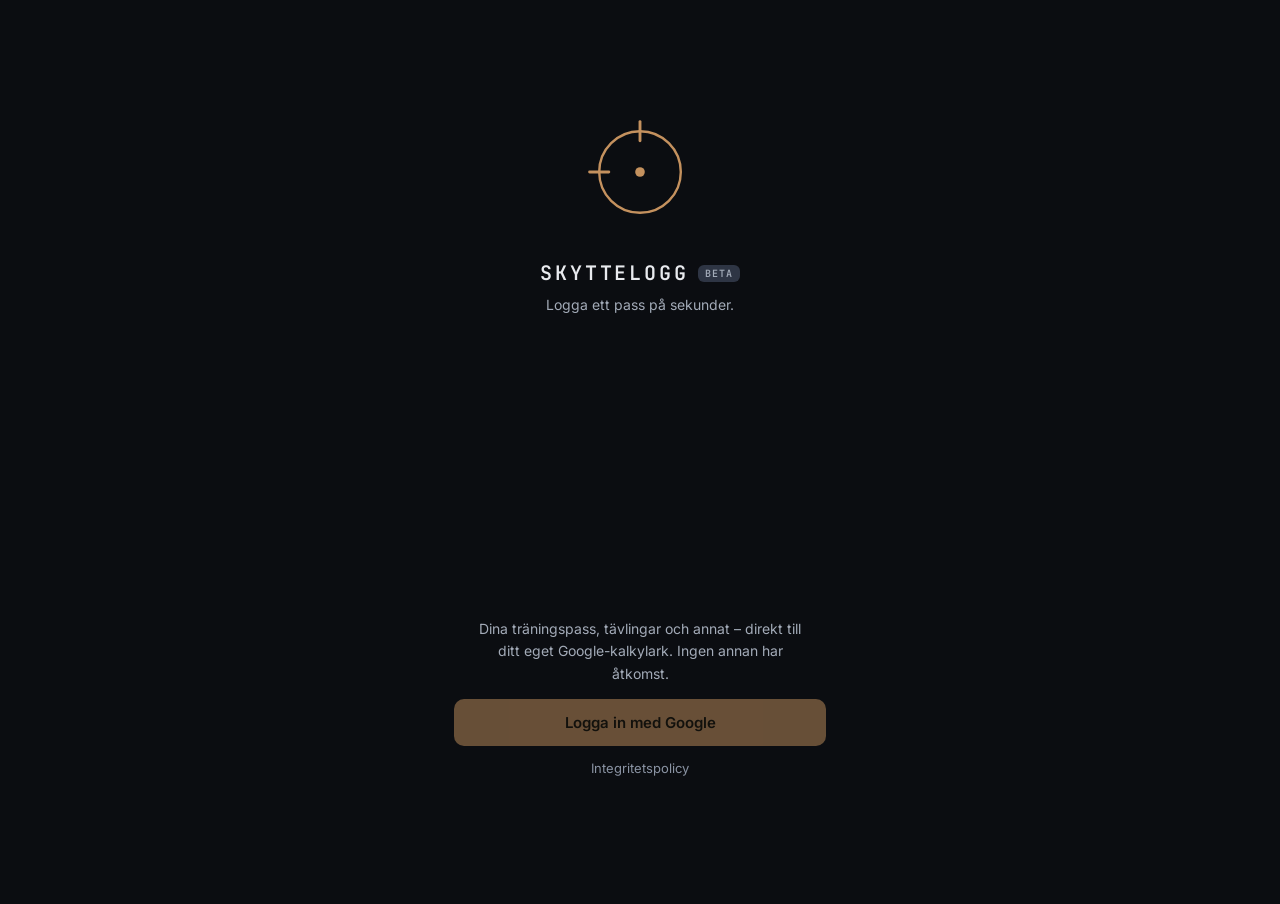
<file: index.html>
<!DOCTYPE html>
<html lang="sv">
<head>
<meta charset="UTF-8">
<meta name="viewport" content="width=device-width, initial-scale=1, viewport-fit=cover">
<meta name="theme-color" content="#0B0D11">
<title>Skyttelogg</title>
<link rel="manifest" href="manifest.json">
<link rel="icon" href="icons/icon-192.png">
<link rel="apple-touch-icon" href="icons/icon-192.png">
<link rel="preconnect" href="https://fonts.googleapis.com">
<link rel="preconnect" href="https://fonts.gstatic.com" crossorigin>
<link href="https://fonts.googleapis.com/css2?family=Inter:wght@400;500;600;700&family=JetBrains+Mono:wght@500;600&display=swap" rel="stylesheet">
<link rel="stylesheet" href="style.css">
</head>
<body>

  <div id="toast" class="toast"></div>

  <!-- Splash medan appen laddar med sparad inloggning -->
  <div id="splash" class="splash hidden" aria-live="polite">
    <div class="start-hero animate">
      <svg class="logo-mark" viewBox="0 0 100 100" fill="none" aria-hidden="true">
        <circle class="logo-ripple" cx="50" cy="50" r="10"></circle>
        <circle class="logo-ring" cx="50" cy="50" r="34" transform="rotate(-90 50 50)"></circle>
        <line class="logo-tick-top" x1="50" y1="8" x2="50" y2="24"></line>
        <line class="logo-tick-left" x1="8" y1="50" x2="24" y2="50"></line>
        <circle class="logo-hit" cx="50" cy="50" r="4"></circle>
      </svg>
      <div class="start-brand">
        <div class="start-name">
          <span class="start-wordmark">SKYTTELOGG</span>
          <span class="channel-tag start-tag hidden"></span>
        </div>
        <span class="start-tagline">Logga ett pass på sekunder.</span>
      </div>
    </div>
    <div class="splash-status">Hämtar dina pass<span class="dot1">·</span><span class="dot2">·</span><span class="dot3">·</span></div>
  </div>
  <button type="button" id="reauthBanner" class="reauth-banner hidden">Sessionen gick ut — tryck här för att logga in igen</button>

  <header class="topbar">
    <div class="topbar-inner">
      <div class="brand">
        <span class="brand-mark" aria-hidden="true"></span>
        <span class="brand-text">SKYTTELOGG</span>
        <span id="channelTag" class="channel-tag hidden"></span>
      </div>
    </div>
  </header>

  <main class="app-shell">

    <!-- Startsida: första gången eller när inloggningen gått ut -->
    <section id="signedOutView" class="start-screen hidden">
      <div class="start-hero">
        <svg class="logo-mark" viewBox="0 0 100 100" fill="none" aria-hidden="true">
          <circle class="logo-ripple" cx="50" cy="50" r="10"></circle>
          <circle class="logo-ring" cx="50" cy="50" r="34" transform="rotate(-90 50 50)"></circle>
          <line class="logo-tick-top" x1="50" y1="8" x2="50" y2="24"></line>
          <line class="logo-tick-left" x1="8" y1="50" x2="24" y2="50"></line>
          <circle class="logo-hit" cx="50" cy="50" r="4"></circle>
        </svg>
        <div class="start-brand">
          <div class="start-name">
            <span class="start-wordmark">SKYTTELOGG</span>
            <span class="channel-tag start-tag hidden"></span>
          </div>
          <span class="start-tagline">Logga ett pass på sekunder.</span>
        </div>
      </div>
      <div class="start-actions">
        <!-- Öppnad i en annan apps inbyggda webbläsare: där fungerar inte Googles inloggning -->
        <div id="inAppNotice" class="card inapp-card hidden">
          <p class="install-head"><svg class="install-icon" viewBox="0 0 24 24" aria-hidden="true"><path d="M14 4h6v6"></path><line x1="10" y1="14" x2="20" y2="4"></line><path d="M18 14v5a1 1 0 0 1-1 1H5a1 1 0 0 1-1-1V7a1 1 0 0 1 1-1h5"></path></svg><span id="inAppTitle">Öppna i webbläsaren</span></p>
          <p class="install-text">Sidan är öppnad inuti en annan app. Där tillåter inte Google inloggning, och appen går inte att lägga på hemskärmen.</p>
          <div id="inAppIosStep" class="install-step hidden">
            <svg class="install-icon" viewBox="0 0 24 24" aria-hidden="true"><circle cx="5" cy="12" r="1"></circle><circle cx="12" cy="12" r="1"></circle><circle cx="19" cy="12" r="1"></circle></svg>
            <span>Tryck på <strong>•••</strong> eller <strong>Dela</strong> och välj <strong>Öppna i Safari</strong></span>
          </div>
          <div class="install-actions">
            <button type="button" id="inAppCopyBtn" class="btn btn-secondary">Kopiera länk</button>
            <button type="button" id="inAppOpenBtn" class="btn btn-primary hidden">Öppna i Chrome</button>
          </div>
        </div>
        <p id="startIntro" class="start-intro">Dina träningspass, tävlingar och annat – direkt till ditt eget Google-kalkylark. Ingen annan har åtkomst.</p>
        <button id="signInBtn" class="btn btn-primary btn-wide start-btn" disabled>Logga in med Google</button>
        <p id="startHint" class="start-hint hidden">Google bekräftar att det är du. Du hålls inloggad en timme i taget.</p>
        <a id="startPrivacy" href="privacy.html" class="start-link">Integritetspolicy</a>
      </div>
    </section>

    <!-- Appvy -->
    <div id="appView" class="hidden">

      <!-- ===== Vy: Logga ===== -->
      <section id="viewLog" class="view">

        <!-- Installera som app: överst så att det syns utan att scrolla. Visas bara
             när det går och appen inte redan är installerad. -->
        <div id="installCard" class="card install-card hidden">
          <p class="install-head"><svg class="install-icon" viewBox="0 0 24 24" aria-hidden="true"><rect x="6" y="2" width="12" height="20" rx="2"></rect><line x1="11" y1="18" x2="13" y2="18"></line></svg><span id="installTitle">Installera Skyttelogg</span></p>
          <p id="installText" class="install-text"></p>
          <div id="installIosStep" class="install-step hidden">
            <svg class="install-icon" viewBox="0 0 24 24" aria-hidden="true"><path d="M8 10H6a1 1 0 0 0-1 1v9a1 1 0 0 0 1 1h12a1 1 0 0 0 1-1v-9a1 1 0 0 0-1-1h-2"></path><polyline points="8 6 12 2 16 6"></polyline><line x1="12" y1="2" x2="12" y2="15"></line></svg>
            <span>Tryck på <strong>•••</strong> och sedan <strong>Dela</strong> (eller direkt på <strong>Dela</strong>), scrolla ned och välj <strong>Lägg till på hemskärmen</strong></span>
          </div>
          <div class="install-actions">
            <button type="button" id="installLaterBtn" class="btn btn-secondary">Inte nu</button>
            <button type="button" id="installBtn" class="btn btn-primary hidden">Installera</button>
          </div>
        </div>

        <h2 class="section-title">Nytt pass</h2>
        <div class="card">
          <div class="date-chips" role="group" aria-label="Datum">
            <button type="button" id="dateTodayBtn" class="date-chip active">Idag</button>
            <button type="button" id="dateYesterdayBtn" class="date-chip">Igår</button>
            <button type="button" id="datePickBtn" class="date-chip">Välj datum</button>
            <input type="date" id="dateInput" class="date-input-hidden" tabindex="-1" aria-hidden="true">
          </div>

          <div class="mode-switch" role="tablist" aria-label="Typ av pass">
            <button type="button" class="mode-btn active" data-mode="training" role="tab" aria-selected="true">Träning</button>
            <button type="button" class="mode-btn" data-mode="competition" role="tab" aria-selected="false">Tävling</button>
            <button type="button" class="mode-btn" data-mode="other" role="tab" aria-selected="false">Annat</button>
          </div>

          <!-- Annan aktivitet -->
          <div id="otherActivityBlock" class="field-group field-group--last hidden">
            <label for="activityTypeInput">Aktivitet</label>
            <input type="text" id="activityTypeInput" class="input" placeholder="Vad gäller det? (t.ex. Funktionär, Städdag)">
          </div>
        </div>

        <!-- Vapenlista -->
        <div id="weaponBlock">
          <h2 class="section-title">Vapen</h2>
          <div id="weaponList" class="weapon-grid"></div>
        </div>

        <!-- Resultat och medalj: bara för Tävling, en post per valt vapen -->
        <div id="resultBlock" class="hidden">
          <h2 class="section-title">Resultat <span class="section-hint">· valfritt</span></h2>
          <div id="resultList" class="card result-card"></div>
        </div>

        <h2 class="section-title">Detaljer</h2>
        <div class="card">
          <div class="field-group">
            <label for="locationInput">Plats / Förening</label>
            <input type="text" id="locationInput" class="input" placeholder="Skjutbana">
          </div>
          <div class="field-group field-group--last">
            <label for="noteInput">Notering</label>
            <input type="text" id="noteInput" class="input" placeholder="Valfri notering">
          </div>
        </div>

        <div id="queueRow" class="queue-row hidden"></div>
        <button id="logBtn" class="btn btn-primary log-btn" disabled>Välj vapen för att logga</button>

        <!-- Senaste loggningar -->
        <div class="section-row section-row--spaced">
          <h2 class="section-title">Senaste</h2>
          <button id="refreshBtn" class="text-btn">Uppdatera</button>
        </div>
        <div id="recentList" class="card-list">
          <p class="muted small">Laddar...</p>
        </div>
      </section>

      <!-- ===== Vy: Kalender ===== -->
      <section id="viewCalendar" class="view hidden">
        <div class="card calendar-card">
          <div class="cal-head">
            <button type="button" id="calPrevBtn" class="round-btn" aria-label="Föregående månad">‹</button>
            <span id="calMonthLabel" class="cal-month"></span>
            <button type="button" id="calNextBtn" class="round-btn" aria-label="Nästa månad">›</button>
          </div>
          <div class="cal-grid cal-weekdays" aria-hidden="true">
            <span>MÅN</span><span>TIS</span><span>ONS</span><span>TOR</span><span>FRE</span><span>LÖR</span><span>SÖN</span>
          </div>
          <div id="calGrid" class="cal-grid"></div>
          <div class="cal-legend">
            <span><span class="dot dot--training"></span>Träning</span>
            <span><span class="dot dot--competition"></span>Tävling</span>
            <span><span class="dot dot--other"></span>Annat</span>
          </div>
        </div>

        <p id="calSummaryLabel" class="summary-label muted"></p>
        <div class="summary-grid">
          <div class="summary-box"><span id="calCountTraining" class="summary-num mono">–</span><span class="summary-cap">Träning</span></div>
          <div class="summary-box"><span id="calCountCompetition" class="summary-num summary-num--accent mono">–</span><span class="summary-cap">Tävling</span></div>
          <div class="summary-box"><span id="calCountOther" class="summary-num mono">–</span><span class="summary-cap">Annat</span></div>
        </div>

        <h2 id="calDayTitle" class="section-title section-title--spaced"></h2>
        <div id="calDayList" class="card-list"></div>
      </section>

      <!-- ===== Vy: Statistik ===== -->
      <section id="viewStats" class="view hidden">
        <div class="section-row">
          <h2 class="section-title">Översikt</h2>
          <span id="statsSince" class="section-meta"></span>
        </div>
        <div class="summary-grid">
          <div class="summary-box"><span id="statsPass" class="summary-num mono">–</span><span class="summary-cap">pass</span></div>
          <div class="summary-box"><span id="statsShots" class="summary-num mono">–</span><span class="summary-cap">skott</span></div>
          <div class="summary-box"><span id="statsComps" class="summary-num summary-num--accent mono">–</span><span class="summary-cap">tävlingar</span></div>
        </div>

        <div id="statsMedalBlock" class="hidden">
          <div class="section-row section-row--medals">
            <h2 class="section-title">Medaljer</h2>
            <span class="medal-legend" aria-hidden="true">
              <span><span class="medal-dot medal-dot--gold"></span>Guld</span>
              <span><span class="medal-dot medal-dot--silver"></span>Silver</span>
              <span><span class="medal-dot medal-dot--bronze"></span>Brons</span>
            </span>
          </div>
          <div id="statsMedalList" class="card medal-card"></div>
        </div>

        <h2 class="section-title section-title--spaced">Per vapen</h2>
        <div id="statsWeaponList" class="card-list">
          <p class="muted small">Laddar...</p>
        </div>
        <p class="stats-note muted">≈ = pass loggade i askar, omräknade med vapnets askstorlek (Meny → Vapen). Statistiken sparas även i fliken Statistik i ditt ark.</p>

        <h2 class="section-title section-title--spaced">Underlag</h2>
        <div class="card export-card">
          <div class="export-card-head">
            <svg class="export-card-icon" viewBox="0 0 24 24" aria-hidden="true"><path d="M14 3H6a2 2 0 0 0-2 2v14a2 2 0 0 0 2 2h12a2 2 0 0 0 2-2V9z"></path><polyline points="14 3 14 9 20 9"></polyline><line x1="8" y1="13" x2="16" y2="13"></line><line x1="8" y1="17" x2="13" y2="17"></line></svg>
            <div>
              <div class="export-card-title">Exportera till PDF</div>
              <p class="export-card-text">En sammanställning per vapen för vald period: antal pass, varav tävlingar och medaljer, och mängd ammunition, följd av alla loggade pass. Bra som underlag när föreningen ska intyga din skytteaktivitet.</p>
            </div>
          </div>
          <button type="button" id="statsExportBtn" class="btn btn-primary btn-wide">Skapa PDF</button>
        </div>
      </section>

      <!-- ===== Vy: Meny ===== -->
      <section id="viewMenu" class="view hidden">

        <h2 class="section-title">Min logg</h2>
        <div class="menu-group">
          <a id="menuSheetLink" href="#" target="_blank" rel="noopener" class="menu-row">
            <svg class="menu-icon" viewBox="0 0 24 24" aria-hidden="true"><rect x="3" y="3" width="18" height="18" rx="2"></rect><line x1="3" y1="9" x2="21" y2="9"></line><line x1="3" y1="15" x2="21" y2="15"></line><line x1="9" y1="9" x2="9" y2="21"></line></svg>
            <span class="menu-label">Öppna kalkylarket</span>
            <span class="menu-chev menu-chev--ext" aria-hidden="true">↗</span>
          </a>
        </div>

        <h2 class="section-title section-title--spaced">Inställningar</h2>
        <div class="menu-group">
          <button type="button" id="menuWeaponsBtn" class="menu-row">
            <svg class="menu-icon" viewBox="0 0 24 24" aria-hidden="true"><circle cx="12" cy="12" r="7"></circle><circle cx="12" cy="12" r="2"></circle><line x1="12" y1="2" x2="12" y2="5"></line><line x1="12" y1="19" x2="12" y2="22"></line></svg>
            <span class="menu-label">Vapen</span>
            <span id="menuWeaponsCount" class="menu-meta"></span>
            <span class="menu-chev" aria-hidden="true">›</span>
          </button>
          <button type="button" id="menuThemeBtn" class="menu-row">
            <svg class="menu-icon" viewBox="0 0 24 24" aria-hidden="true"><circle cx="12" cy="12" r="9"></circle><path d="M12 3a9 9 0 0 0 0 18z" class="menu-icon-fill"></path></svg>
            <span class="menu-label">Tema</span>
            <span class="menu-swatch" aria-hidden="true"></span>
            <span class="menu-chev" aria-hidden="true">›</span>
          </button>
          <button type="button" id="menuSheetBtn" class="menu-row">
            <svg class="menu-icon" viewBox="0 0 24 24" aria-hidden="true"><path d="M10 13a5 5 0 0 0 7.5.5l3-3a5 5 0 0 0-7-7l-1.7 1.7"></path><path d="M14 11a5 5 0 0 0-7.5-.5l-3 3a5 5 0 0 0 7 7l1.7-1.7"></path></svg>
            <span class="menu-label menu-label--stack">
              <span>Ark</span>
              <span id="menuSheetSub" class="menu-sub"></span>
            </span>
            <span class="menu-chev" aria-hidden="true">›</span>
          </button>
        </div>

        <h2 class="section-title section-title--spaced">Om appen</h2>
        <div class="menu-group">
          <button type="button" id="menuInstallBtn" class="menu-row hidden">
            <svg class="menu-icon menu-icon--accent" viewBox="0 0 24 24" aria-hidden="true"><rect x="6" y="2" width="12" height="20" rx="2"></rect><line x1="11" y1="18" x2="13" y2="18"></line></svg>
            <span class="menu-label menu-label--stack">
              <span>Installera som app</span>
              <span class="menu-sub">Lägg till på hemskärmen</span>
            </span>
            <span class="menu-chev" aria-hidden="true">›</span>
          </button>
          <button type="button" id="menuNewsBtn" class="menu-row">
            <svg class="menu-icon" viewBox="0 0 24 24" aria-hidden="true"><path d="M12 3l1.8 4.7L18.5 9.5l-4.7 1.8L12 16l-1.8-4.7L5.5 9.5l4.7-1.8z"></path><path d="M19 15l.8 2.2L22 18l-2.2.8L19 21l-.8-2.2L16 18l2.2-.8z"></path></svg>
            <span class="menu-label">Nyheter</span>
            <span id="menuNewsBadge" class="menu-new hidden">NY</span>
            <span class="menu-chev" aria-hidden="true">›</span>
          </button>
          <a id="menuBugLink" href="#" target="_blank" rel="noopener" class="menu-row hidden">
            <svg class="menu-icon" viewBox="0 0 24 24" aria-hidden="true"><path d="M8 2l1.5 2.5M16 2l-1.5 2.5"></path><rect x="7" y="5" width="10" height="15" rx="5"></rect><line x1="12" y1="10" x2="12" y2="20"></line><path d="M3 9l4 2M21 9l-4 2M3 15h4M21 15h-4M4 20l3-2M20 20l-3-2"></path></svg>
            <span class="menu-label">Rapportera bugg</span>
            <span class="menu-chev menu-chev--ext" aria-hidden="true">↗</span>
          </a>
          <a id="menuIdeaLink" href="#" target="_blank" rel="noopener" class="menu-row hidden">
            <svg class="menu-icon" viewBox="0 0 24 24" aria-hidden="true"><path d="M9 18h6M10 21h4"></path><path d="M12 3a6 6 0 0 0-3.5 10.9c.6.5 1 1.2 1 2.1h5c0-.9.4-1.6 1-2.1A6 6 0 0 0 12 3z"></path></svg>
            <span class="menu-label">Föreslå en idé</span>
            <span class="menu-chev menu-chev--ext" aria-hidden="true">↗</span>
          </a>
          <button type="button" id="menuCoffeeBtn" class="menu-row">
            <svg class="menu-icon" viewBox="0 0 24 24" aria-hidden="true"><path d="M17 8h1a4 4 0 0 1 0 8h-1"></path><path d="M3 8h14v9a4 4 0 0 1-4 4H7a4 4 0 0 1-4-4z"></path><line x1="7" y1="2" x2="7" y2="4"></line><line x1="11" y1="2" x2="11" y2="4"></line></svg>
            <span class="menu-label">Bjud på en kaffe</span>
            <span class="menu-chev" aria-hidden="true">›</span>
          </button>
          <a href="privacy.html" class="menu-row">
            <svg class="menu-icon" viewBox="0 0 24 24" aria-hidden="true"><path d="M12 22s8-4 8-10V5l-8-3-8 3v7c0 6 8 10 8 10z"></path></svg>
            <span class="menu-label">Integritetspolicy</span>
            <span class="menu-chev" aria-hidden="true">›</span>
          </a>
        </div>

        <div class="menu-group menu-group--spaced">
          <button type="button" id="menuSignOutBtn" class="menu-row menu-row--danger">
            <svg class="menu-icon" viewBox="0 0 24 24" aria-hidden="true"><path d="M18.36 6.64a9 9 0 1 1-12.73 0"></path><line x1="12" y1="2" x2="12" y2="12"></line></svg>
            <span class="menu-label">Logga ut</span>
          </button>
        </div>

        <p class="menu-footer muted small">
          Skyttelogg <button type="button" id="appVersion" class="version-btn mono" title="Tryck för att kopiera versionen"></button> — byggd av
          <a href="https://github.com/cuteroadkill" target="_blank" rel="noopener">cuteroadkill</a>
          ·
          <a href="https://github.com/cuteroadkill/skyttelogg" target="_blank" rel="noopener">källkod</a>
        </p>
      </section>
    </div>

    <!-- Redigera pass -->
    <div id="editOverlay" class="overlay hidden">
      <div class="overlay-panel">
        <h2>Redigera pass</h2>

        <div class="field-group">
          <label for="editDateInput">Datum</label>
          <div class="date-wrap">
            <button type="button" id="editDateDisplay" class="input mono date-display"></button>
            <input type="date" id="editDateInput" class="date-input-hidden" tabindex="-1" aria-hidden="true">
          </div>
        </div>
        <div class="field-group">
          <label for="editActivity">Aktivitet</label>
          <input type="text" id="editActivity" class="input">
        </div>
        <div class="field-group">
          <label for="editWeapon">Vapengrupp/Typ</label>
          <input type="text" id="editWeapon" class="input">
        </div>
        <div class="field-group">
          <label for="editLocation">Plats / Förening</label>
          <input type="text" id="editLocation" class="input">
        </div>
        <div class="field-group">
          <label for="editAmount">Antal skott</label>
          <input type="text" id="editAmount" class="input">
        </div>
        <div class="field-group">
          <label for="editNote">Notering</label>
          <input type="text" id="editNote" class="input">
        </div>
        <!-- Visas bara när aktiviteten är Tävling -->
        <div id="editResultBlock" class="hidden">
          <div class="field-group">
            <label for="editResult">Resultat</label>
            <input type="text" id="editResult" class="input" maxlength="60" placeholder="Poäng eller placering">
          </div>
          <div class="field-group">
            <span class="field-label">Medalj</span>
            <div id="editMedalSlot"></div>
          </div>
        </div>

        <div class="overlay-actions">
          <button id="editDeleteBtn" class="btn btn-danger">Radera</button>
          <button id="editCancelBtn" class="btn btn-secondary">Avbryt</button>
          <button id="editSaveBtn" class="btn btn-primary">Spara</button>
        </div>
      </div>
    </div>

    <!-- Exportera PDF -->
    <div id="exportOverlay" class="overlay hidden">
      <div class="overlay-panel">
        <h2>Exportera till PDF</h2>

        <div id="exportForm">
        <div class="field-group">
          <label for="exportFromInput">Från</label>
          <div class="date-wrap">
            <button type="button" id="exportFromDisplay" class="input mono date-display"></button>
            <input type="date" id="exportFromInput" class="date-input-hidden" tabindex="-1" aria-hidden="true">
          </div>
        </div>
        <div class="field-group">
          <label for="exportToInput">Till</label>
          <div class="date-wrap">
            <button type="button" id="exportToDisplay" class="input mono date-display"></button>
            <input type="date" id="exportToInput" class="date-input-hidden" tabindex="-1" aria-hidden="true">
          </div>
        </div>

        <div class="overlay-actions">
          <button id="exportCancelBtn" class="btn btn-secondary">Avbryt</button>
          <button id="exportGenerateBtn" class="btn btn-primary">Skapa PDF</button>
        </div>
        </div>

        <div id="exportDone" class="hidden">
          <div class="field-group">
            <label>Period</label>
            <div id="exportDonePeriod" class="input mono"></div>
          </div>
          <div class="file-card">
            <svg class="file-card-icon" viewBox="0 0 24 24" aria-hidden="true"><path d="M14 3H6a2 2 0 0 0-2 2v14a2 2 0 0 0 2 2h12a2 2 0 0 0 2-2V9z"></path><polyline points="14 3 14 9 20 9"></polyline></svg>
            <span class="file-card-body">
              <span class="file-card-title">PDF klar</span>
              <span id="exportFileName" class="file-card-name"></span>
            </span>
          </div>
          <div class="export-done-actions">
            <button type="button" id="exportShareBtn" class="btn btn-primary">Dela</button>
            <button type="button" id="exportSaveBtn" class="btn btn-secondary">Spara</button>
          </div>
          <p id="exportShareHint" class="muted small hidden" style="margin: 10px 2px 0;">Den här webbläsaren kan inte dela filer direkt. Spara PDF:en och skicka den därifrån.</p>
          <div class="overlay-actions">
            <button type="button" id="exportDoneCloseBtn" class="btn btn-secondary">Stäng</button>
          </div>
        </div>
      </div>
    </div>

    <!-- Vapen -->
    <div id="weaponsOverlay" class="overlay hidden">
      <div class="overlay-panel">
        <h2>Vapen</h2>
        <p class="muted small sheet-intro">Dessa syns som val när du loggar ett pass. Stjärnmärkta hamnar överst. Dolda (överstruket öga) syns inte när du loggar, men finns kvar i statistiken.</p>

        <div id="weaponsManageList" class="weapons-manage-list"></div>

        <div class="add-weapon-row">
          <input type="text" id="newWeaponInput" class="input" placeholder="Nytt vapen, t.ex. Vapengrupp B (7.62)">
          <button id="addWeaponBtn" class="btn btn-primary add-weapon-btn">Lägg till</button>
        </div>

        <div class="overlay-actions">
          <button id="weaponsCloseBtn" class="btn btn-secondary">Stäng</button>
        </div>
      </div>
    </div>

    <!-- Tema -->
    <div id="themeOverlay" class="overlay hidden">
      <div class="overlay-panel">
        <h2>Tema</h2>
        <p class="muted small sheet-intro">Accentfärgen sparas på den här enheten.</p>
        <div id="themeSwatches" class="theme-swatches"></div>
        <div class="overlay-actions">
          <button id="themeCloseBtn" class="btn btn-secondary">Stäng</button>
        </div>
      </div>
    </div>

    <!-- Ark -->
    <div id="sheetOverlay" class="overlay hidden">
      <div class="overlay-panel">
        <h2>Ark</h2>

        <div id="sheetProblemBox" class="problem-box hidden">
          Appen kommer inte åt arket just nu. Välj ditt ark igen via Google Drive nedan.
        </div>

        <div class="current-sheet">
          <span class="current-sheet-label">Kopplad till</span>
          <span id="currentSheetName" class="current-sheet-name">–</span>
        </div>

        <p class="muted small sheet-intro">Ny telefon eller webbläsare? Välj ditt befintliga ark så följer historiken med.</p>
        <button type="button" id="sheetPickerBtn" class="btn btn-primary btn-wide">📁 Välj ark i Google Drive</button>

        <details id="sheetManualDetails" class="manual-details">
          <summary>Har du arkets länk istället?</summary>
          <p class="muted small">Fungerar för ark som appen skapat, eller som du valt via Google Drive tidigare. Annars — använd knappen ovan.</p>
          <div class="add-weapon-row">
            <input type="text" id="reconnectSheetInput" class="input" placeholder="Länk eller ID">
            <button type="button" id="reconnectSheetBtn" class="btn btn-secondary add-weapon-btn">Koppla</button>
          </div>
        </details>

        <div class="overlay-actions">
          <button id="sheetCloseBtn" class="btn btn-secondary">Stäng</button>
        </div>
      </div>
    </div>

    <!-- Koppla ark (visas när enheten inte vet vilket ark som gäller) -->
    <div id="sheetSetupOverlay" class="overlay hidden">
      <div class="overlay-panel">
        <h2>Koppla ditt kalkylark</h2>
        <p id="sheetSetupMsg" class="muted small sheet-intro"></p>

        <button type="button" id="setupPickerBtn" class="btn btn-primary btn-wide setup-btn">📁 Välj befintligt i Google Drive</button>
        <button type="button" id="setupCreateBtn" class="btn btn-secondary btn-wide setup-btn">Skapa nytt ark</button>

        <details id="setupManualDetails" class="manual-details">
          <summary>Har du arkets länk istället?</summary>
          <p class="muted small">Fungerar för ark som appen skapat, eller som du valt via Google Drive tidigare. Annars — använd knappen ovan.</p>
          <div class="add-weapon-row">
            <input type="text" id="setupSheetInput" class="input" placeholder="Länk eller ID">
            <button type="button" id="setupSheetBtn" class="btn btn-secondary add-weapon-btn">Koppla</button>
          </div>
        </details>

        <div class="overlay-actions">
          <button type="button" id="setupSignOutBtn" class="btn btn-secondary">Logga ut</button>
        </div>
      </div>
    </div>

    <!-- Nyheter -->
    <div id="newsOverlay" class="overlay hidden">
      <div class="overlay-panel">
        <h2>Nyheter</h2>
        <div id="newsContent" class="news-content">
          <p class="muted small">Laddar...</p>
        </div>
        <div class="overlay-actions">
          <button type="button" id="newsCloseBtn" class="btn btn-secondary">Stäng</button>
        </div>
      </div>
    </div>

    <!-- Lägg på hemskärmen (iOS) -->
    <div id="installOverlay" class="overlay hidden">
      <div class="overlay-panel">
        <h2>Lägg på hemskärmen</h2>
        <p class="muted small sheet-intro">
          Då startar Skyttelogg som en egen app med egen ikon, och appens inställningar ligger kvar även om du inte loggar på ett tag.
        </p>
        <div class="install-step">
            <svg class="install-icon" viewBox="0 0 24 24" aria-hidden="true"><path d="M8 10H6a1 1 0 0 0-1 1v9a1 1 0 0 0 1 1h12a1 1 0 0 0 1-1v-9a1 1 0 0 0-1-1h-2"></path><polyline points="8 6 12 2 16 6"></polyline><line x1="12" y1="2" x2="12" y2="15"></line></svg>
            <span>Tryck på <strong>•••</strong> och sedan <strong>Dela</strong> (eller direkt på <strong>Dela</strong>), scrolla ned och välj <strong>Lägg till på hemskärmen</strong></span>
          </div>
        <div class="overlay-actions">
          <button type="button" id="installCloseBtn" class="btn btn-secondary">Stäng</button>
        </div>
      </div>
    </div>

    <!-- Bjud mig på en kaffe -->
    <div id="coffeeOverlay" class="overlay hidden">
      <div class="overlay-panel" style="text-align:center;">
        <h2>☕ Bjud mig på en kaffe</h2>
        <p class="muted small sheet-intro">
          Appen är gratis att använda — men gillar du den, är en kaffe alltid uppskattat.
        </p>

        <button type="button" id="swishPayBtn" class="btn btn-primary btn-wide" style="margin-bottom: 14px;">Öppna Swish</button>

        <p class="muted small" style="margin-bottom: 6px;">Öppnas inte Swish automatiskt? Kopiera numret:</p>
        <div class="add-weapon-row" style="justify-content:center;">
          <span id="swishNumberDisplay" class="input mono" style="text-align:center; flex:0 0 auto; width:auto; padding-left:20px; padding-right:20px;">...</span>
          <button type="button" id="copySwishBtn" class="btn btn-secondary add-weapon-btn">Kopiera</button>
        </div>

        <div class="overlay-actions" style="margin-top:20px;">
          <button id="coffeeCloseBtn" class="btn btn-secondary">Stäng</button>
        </div>
      </div>
    </div>

  </main>

  <!-- Bottenmeny -->
  <nav id="bottomNav" class="bottom-nav hidden" aria-label="Huvudmeny">
    <button type="button" class="nav-btn active" data-view="log" aria-current="page">
      <svg viewBox="0 0 24 24" aria-hidden="true"><circle cx="12" cy="12" r="7"></circle><line x1="12" y1="2" x2="12" y2="6"></line><line x1="12" y1="18" x2="12" y2="22"></line><line x1="2" y1="12" x2="6" y2="12"></line><line x1="18" y1="12" x2="22" y2="12"></line></svg>
      <span>Logga</span>
    </button>
    <button type="button" class="nav-btn" data-view="calendar">
      <svg viewBox="0 0 24 24" aria-hidden="true"><rect x="3" y="5" width="18" height="16" rx="2"></rect><line x1="3" y1="10" x2="21" y2="10"></line><line x1="8" y1="3" x2="8" y2="7"></line><line x1="16" y1="3" x2="16" y2="7"></line></svg>
      <span>Kalender</span>
    </button>
    <button type="button" class="nav-btn" data-view="stats">
      <svg viewBox="0 0 24 24" aria-hidden="true"><line x1="6" y1="20" x2="6" y2="12"></line><line x1="12" y1="20" x2="12" y2="4"></line><line x1="18" y1="20" x2="18" y2="9"></line></svg>
      <span>Statistik</span>
    </button>
    <button type="button" class="nav-btn" data-view="menu">
      <svg viewBox="0 0 24 24" aria-hidden="true"><line x1="4" y1="7" x2="20" y2="7"></line><line x1="4" y1="12" x2="20" y2="12"></line><line x1="4" y1="17" x2="20" y2="17"></line></svg>
      <span>Meny</span>
      <span id="menuAlertDot" class="nav-alert hidden" aria-label="Något behöver åtgärdas"></span>
    </button>
  </nav>

  <!-- GoatCounter: anonym räkning, se privacy.html -->
  <script data-goatcounter="https://cuteroadkill.goatcounter.com/count" async src="//gc.zgo.at/count.js"></script>
  <script src="https://accounts.google.com/gsi/client" async defer></script>
  <script src="config.js"></script>
  <script src="app.js"></script>
  <script>
    if ("serviceWorker" in navigator) {
      window.addEventListener("load", () => {
        // Versionen i adressen ger en ny service worker och ny cache per version.
        navigator.serviceWorker.register("sw.js?v=" + encodeURIComponent(APP_VERSION)).catch(() => {});
      });
    }
  </script>
</body>
</html>
</file>
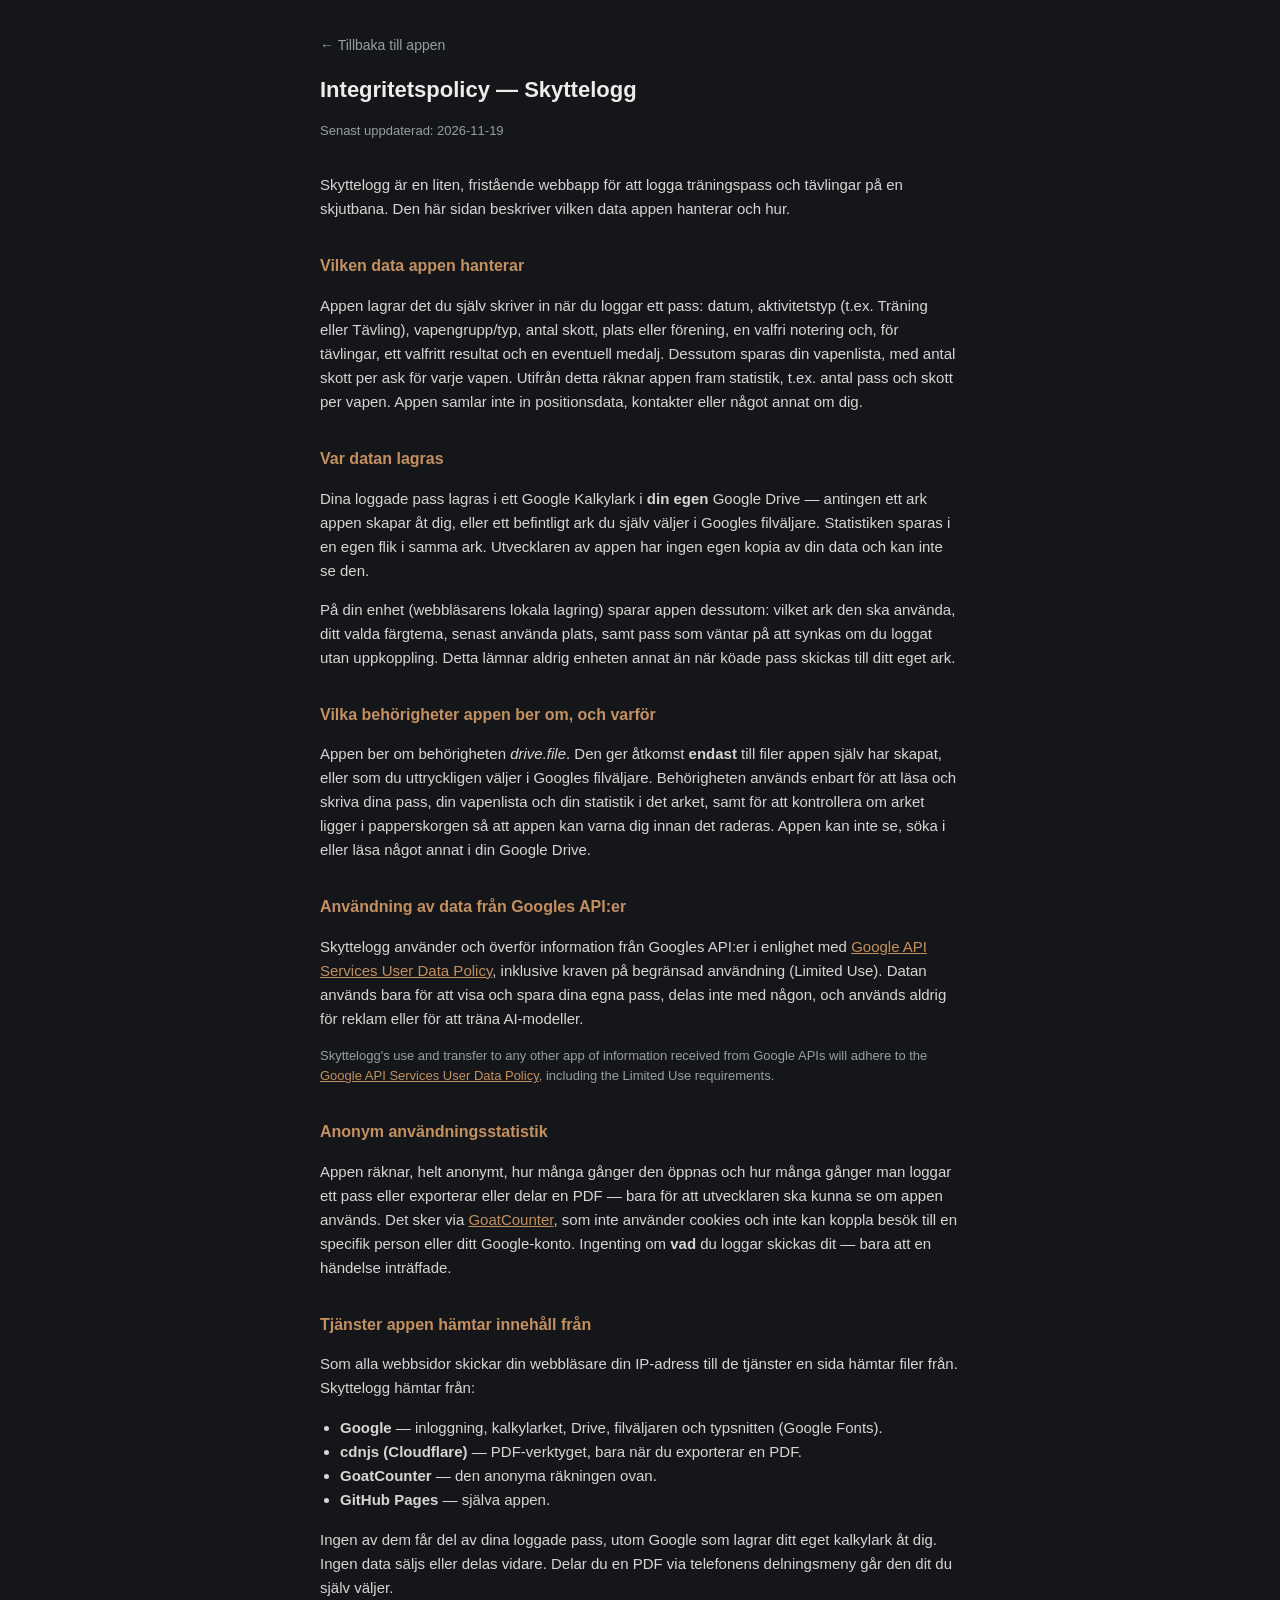
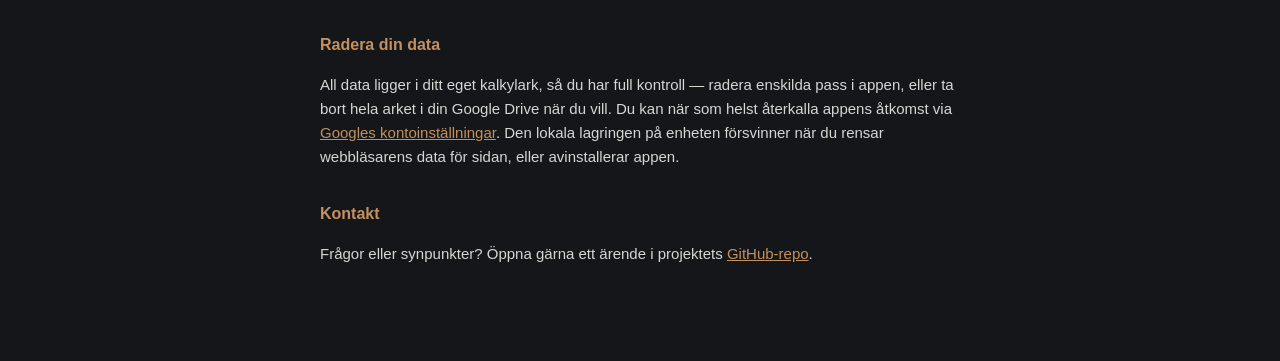
<file: privacy.html>
<!DOCTYPE html>
<html lang="sv">
<head>
<meta charset="UTF-8">
<meta name="viewport" content="width=device-width, initial-scale=1">
<title>Integritetspolicy — Skyttelogg</title>
<style>
  body {
    margin: 0;
    background: #14161A;
    color: #EDEDEA;
    font-family: -apple-system, BlinkMacSystemFont, "Segoe UI", Roboto, sans-serif;
    line-height: 1.6;
    padding: 32px 20px 80px;
  }
  .wrap { max-width: 640px; margin: 0 auto; }
  h1 { font-size: 22px; margin-bottom: 4px; }
  .updated { color: #9A9DA3; font-size: 13px; margin-bottom: 32px; }
  h2 { font-size: 16px; margin-top: 32px; color: #C4915E; }
  p, li { color: #D6D6D3; font-size: 15px; }
  a { color: #C4915E; }
  ul { padding-left: 20px; }
</style>
</head>
<body>
<div class="wrap">

  <a href="index.html" style="color:#9A9DA3; text-decoration:none; font-size:14px;">&larr; Tillbaka till appen</a>

  <h1>Integritetspolicy — Skyttelogg</h1>
  <p class="updated">Senast uppdaterad: 2026-11-19</p>

  <p>
    Skyttelogg är en liten, fristående webbapp för att logga träningspass och
    tävlingar på en skjutbana. Den här sidan beskriver vilken data appen
    hanterar och hur.
  </p>

  <h2>Vilken data appen hanterar</h2>
  <p>
    Appen lagrar det du själv skriver in när du loggar ett pass: datum,
    aktivitetstyp (t.ex. Träning eller Tävling), vapengrupp/typ, antal skott,
    plats eller förening, en valfri notering och, för tävlingar, ett valfritt
    resultat och en eventuell medalj. Dessutom sparas din
    vapenlista, med antal skott per ask för varje vapen. Utifrån detta räknar
    appen fram statistik, t.ex. antal pass och skott per vapen. Appen samlar
    inte in positionsdata, kontakter eller något annat om dig.
  </p>

  <h2>Var datan lagras</h2>
  <p>
    Dina loggade pass lagras i ett Google Kalkylark i <strong>din egen</strong>
    Google Drive — antingen ett ark appen skapar åt dig, eller ett befintligt
    ark du själv väljer i Googles filväljare. Statistiken sparas i en egen
    flik i samma ark. Utvecklaren av appen har ingen egen kopia av din data
    och kan inte se den.
  </p>
  <p>
    På din enhet (webbläsarens lokala lagring) sparar appen dessutom: vilket
    ark den ska använda, ditt valda färgtema, senast använda plats, samt pass
    som väntar på att synkas om du loggat utan uppkoppling. Detta lämnar
    aldrig enheten annat än när köade pass skickas till ditt eget ark.
  </p>

  <h2>Vilka behörigheter appen ber om, och varför</h2>
  <p>
    Appen ber om behörigheten <em>drive.file</em>. Den ger åtkomst
    <strong>endast</strong> till filer appen själv har skapat, eller som du
    uttryckligen väljer i Googles filväljare. Behörigheten används enbart för
    att läsa och skriva dina pass, din vapenlista och din statistik i det
    arket, samt för att kontrollera om arket ligger i papperskorgen så att
    appen kan varna dig innan det raderas. Appen kan inte se, söka i eller
    läsa något annat i din Google Drive.
  </p>

  <h2>Användning av data från Googles API:er</h2>
  <p>
    Skyttelogg använder och överför information från Googles API:er i
    enlighet med
    <a href="https://developers.google.com/terms/api-services-user-data-policy" target="_blank">Google API Services User Data Policy</a>,
    inklusive kraven på begränsad användning (Limited Use). Datan används
    bara för att visa och spara dina egna pass, delas inte med någon, och
    används aldrig för reklam eller för att träna AI-modeller.
  </p>
  <p lang="en" style="font-size:13px; color:#9A9DA3;">
    Skyttelogg's use and transfer to any other app of information received
    from Google APIs will adhere to the
    <a href="https://developers.google.com/terms/api-services-user-data-policy" target="_blank">Google API Services User Data Policy</a>,
    including the Limited Use requirements.
  </p>

  <h2>Anonym användningsstatistik</h2>
  <p>
    Appen räknar, helt anonymt, hur många gånger den öppnas och hur många
    gånger man loggar ett pass eller exporterar eller delar en PDF — bara för
    att utvecklaren ska kunna se om appen används. Det sker via
    <a href="https://www.goatcounter.com" target="_blank">GoatCounter</a>,
    som inte använder cookies och inte kan koppla besök till en specifik
    person eller ditt Google-konto. Ingenting om <strong>vad</strong> du
    loggar skickas dit — bara att en händelse inträffade.
  </p>

  <h2>Tjänster appen hämtar innehåll från</h2>
  <p>
    Som alla webbsidor skickar din webbläsare din IP-adress till de tjänster
    en sida hämtar filer från. Skyttelogg hämtar från:
  </p>
  <ul>
    <li><strong>Google</strong> — inloggning, kalkylarket, Drive, filväljaren
      och typsnitten (Google Fonts).</li>
    <li><strong>cdnjs (Cloudflare)</strong> — PDF-verktyget, bara när du
      exporterar en PDF.</li>
    <li><strong>GoatCounter</strong> — den anonyma räkningen ovan.</li>
    <li><strong>GitHub Pages</strong> — själva appen.</li>
  </ul>
  <p>
    Ingen av dem får del av dina loggade pass, utom Google som lagrar ditt
    eget kalkylark åt dig. Ingen data säljs eller delas vidare. Delar du en
    PDF via telefonens delningsmeny går den dit du själv väljer.
  </p>

  <h2>Radera din data</h2>
  <p>
    All data ligger i ditt eget kalkylark, så du har full kontroll — radera
    enskilda pass i appen, eller ta bort hela arket i din Google Drive när du
    vill. Du kan när som helst återkalla appens åtkomst via
    <a href="https://myaccount.google.com/permissions" target="_blank">Googles kontoinställningar</a>.
    Den lokala lagringen på enheten försvinner när du rensar webbläsarens
    data för sidan, eller avinstallerar appen.
  </p>

  <h2>Kontakt</h2>
  <p>
    Frågor eller synpunkter? Öppna gärna ett ärende i projektets
    <a href="https://github.com/cuteroadkill/skyttelogg/issues/new/choose" target="_blank">GitHub-repo</a>.
  </p>

</div>
</body>
</html>
</file>
<file: style.css>
:root {
  --bg: #0B0D11;
  --surface: #1A1F29;
  --surface-raised: #242A36;
  --surface-high: #2E3544;
  --line-soft: #242A36;
  --text: #E8EAEE;
  --text-secondary: #A3ABB8;
  --text-muted: #8A93A3;
  --text-faint: #4A5263;
  --brass: #C4915E;
  --brass-dim: #8A6740;
  --brass-rgb: 196, 145, 94;
  --on-accent: #1A1509;
  --danger: #D9705F;
  --danger-rgb: 217, 112, 95;
  --success: #7FAE84;
  /* Medaljfärger: bara prickar och ramar, aldrig ytor eller text på färg */
  --medal-gold: #D2B06A;
  --medal-gold-rgb: 210, 176, 106;
  --medal-silver: #B4BAC4;
  --medal-silver-rgb: 180, 186, 196;
  --medal-bronze: #B07A55;
  --medal-bronze-rgb: 176, 122, 85;
  --radius: 10px;
  --card-radius: 14px;
  --nav-space: calc(104px + env(safe-area-inset-bottom, 0px));
}

* { box-sizing: border-box; }

body {
  margin: 0;
  background: var(--bg);
  color: var(--text);
  font-family: 'Inter', -apple-system, BlinkMacSystemFont, sans-serif;
  -webkit-font-smoothing: antialiased;
  padding-bottom: var(--nav-space);
}

.mono { font-family: 'JetBrains Mono', ui-monospace, monospace; }
.muted { color: var(--text-secondary); }
.small { font-size: 13px; }
.hidden { display: none !important; }

/* ---------- Toppfält ---------- */
.topbar {
  position: sticky;
  top: 0;
  background: var(--bg);
  z-index: 10;
  padding-top: env(safe-area-inset-top, 0px);
}
.topbar-inner {
  max-width: 440px;
  margin: 0 auto;
  padding: 16px 20px 10px;
  display: flex;
  align-items: center;
}
.brand { display: flex; align-items: center; gap: 10px; }
.brand-mark {
  width: 9px; height: 9px;
  border-radius: 50%;
  background: var(--brass);
}
.channel-tag {
  font-family: 'JetBrains Mono', monospace;
  font-size: 10px;
  font-weight: 600;
  letter-spacing: 0.08em;
  padding: 2px 7px;
  border-radius: 6px;
}
.channel-tag--beta { background: var(--surface-high); color: var(--text-secondary); }
.channel-tag--alpha { background: rgba(var(--danger-rgb), 0.16); color: var(--danger); border: 1px solid var(--danger); }
.brand-text {
  font-family: 'JetBrains Mono', monospace;
  font-size: 13px;
  font-weight: 600;
  letter-spacing: 0.08em;
  color: var(--text-secondary);
}

/* ---------- Layout och vyer ---------- */
.app-shell {
  max-width: 440px;
  margin: 0 auto;
  padding: 4px 14px 0;
}
.view { display: flex; flex-direction: column; gap: 10px; }

.section-title {
  font-size: 13px;
  font-weight: 600;
  color: var(--text-secondary);
  margin: 6px 6px 0;
}
.section-title--spaced { margin-top: 16px; }
.section-row {
  display: flex;
  align-items: center;
  justify-content: space-between;
  margin-top: 6px;
}
.section-row .section-title { margin-top: 0; }
.section-row--spaced { margin-top: 18px; }

.card {
  background: var(--surface);
  border-radius: var(--card-radius);
  padding: 14px;
}
.card-list { display: flex; flex-direction: column; gap: 8px; }

/* ---------- Startsida och splash ---------- */
body:has(#signedOutView:not(.hidden)) .topbar,
body:has(#splash:not(.hidden)) .topbar { display: none; }
.start-screen {
  min-height: calc(100vh - var(--nav-space));
  display: flex;
  flex-direction: column;
  justify-content: space-between;
  padding: 12vh 10px 0;
}
.start-hero { display: flex; flex-direction: column; align-items: center; gap: 28px; }
.logo-mark { width: 120px; height: 120px; }
.logo-mark circle, .logo-mark line { stroke: var(--brass); }
.logo-ring { stroke-width: 2; stroke-dasharray: 214; }
.logo-tick-top, .logo-tick-left { stroke-width: 2.4; stroke-linecap: round; }
.logo-hit { fill: var(--brass); stroke: none !important; }
.logo-ripple { stroke-width: 1.5; fill: none; opacity: 0; }
.start-brand { display: flex; flex-direction: column; align-items: center; gap: 10px; }
.start-name { display: flex; align-items: center; gap: 10px; }
.start-wordmark {
  font-family: 'JetBrains Mono', monospace;
  font-size: 20px;
  font-weight: 600;
  letter-spacing: 0.14em;
  color: var(--text);
}
.start-tagline { font-size: 14px; color: var(--text-secondary); }
.start-actions { display: flex; flex-direction: column; align-items: center; gap: 14px; padding: 32px 10px 24px; }
.start-intro { margin: 0; font-size: 14px; color: var(--text-secondary); text-align: center; line-height: 1.6; max-width: 340px; }
.start-btn { padding: 16px; font-size: 16px; border-radius: 12px; }
.start-hint { margin: 0; font-size: 12.5px; color: var(--text-muted); text-align: center; line-height: 1.5; }
.start-link { font-size: 13px; color: var(--text-muted); text-decoration: none; }

.splash {
  position: fixed;
  inset: 0;
  z-index: 90;
  background: var(--bg);
  display: flex;
  flex-direction: column;
  align-items: center;
  justify-content: center;
  padding-bottom: 60px;
  transition: opacity 0.25s ease;
}
.splash.fading { opacity: 0; }
.splash-status {
  position: absolute;
  bottom: calc(64px + env(safe-area-inset-bottom, 0px));
  font-size: 12.5px;
  color: var(--text-muted);
}
.splash-status span { margin-left: 2px; }

@keyframes logoRing { 0% { stroke-dashoffset: 214; } 100% { stroke-dashoffset: 0; } }
@keyframes logoTickTop { 0% { transform: translateY(-10px); opacity: 0; } 100% { transform: none; opacity: 1; } }
@keyframes logoTickLeft { 0% { transform: translateX(-10px); opacity: 0; } 100% { transform: none; opacity: 1; } }
@keyframes logoHit { 0% { transform: scale(0); } 60% { transform: scale(1.5); } 100% { transform: scale(1); } }
@keyframes logoRipple { 0% { transform: scale(.2); opacity: 0; } 20% { opacity: .7; } 100% { transform: scale(2.2); opacity: 0; } }
@keyframes logoRise { 0% { transform: translateY(12px); opacity: 0; } 100% { transform: none; opacity: 1; } }
@keyframes logoBreathe { 0%, 100% { opacity: 1; } 50% { opacity: .55; } }
@keyframes splashDots { 0%, 20% { opacity: .2; } 40% { opacity: 1; } 60%, 100% { opacity: .2; } }

/* Hela förloppet på ca 1,5 s; splashen visas minst 2 s (se app.js). */
.animate .logo-ring {
  animation: logoRing 0.65s cubic-bezier(.6,0,.2,1) both, logoBreathe 2.4s ease-in-out 1.9s infinite;
}
.animate .logo-tick-top { animation: logoTickTop 0.35s ease-out 0.45s both; }
.animate .logo-tick-left { animation: logoTickLeft 0.35s ease-out 0.55s both; }
.animate .logo-hit, .animate .logo-ripple { transform-origin: 50px 50px; transform-box: view-box; }
.animate .logo-hit { animation: logoHit 0.35s ease-out 0.9s both; }
.animate .logo-ripple { animation: logoRipple 0.8s ease-out 0.92s both; }
.animate .start-brand { animation: logoRise 0.5s ease-out 1.0s both; }
.splash { cursor: pointer; }
.dot1 { animation: splashDots 1.4s infinite; }
.dot2 { animation: splashDots 1.4s 0.2s infinite; }
.dot3 { animation: splashDots 1.4s 0.4s infinite; }

@media (prefers-reduced-motion: reduce) {
  .animate .logo-ring, .animate .logo-tick-top, .animate .logo-tick-left,
  .animate .logo-hit, .animate .logo-ripple, .animate .start-brand,
  .dot1, .dot2, .dot3 { animation: none !important; }
}

/* ---------- Knappar ---------- */
.btn {
  font-family: inherit;
  font-size: 15px;
  font-weight: 600;
  border-radius: var(--radius);
  border: none;
  cursor: pointer;
  padding: 14px 20px;
  transition: transform 0.08s ease, background 0.15s ease;
}
.btn:active { transform: scale(0.98); }
.btn:disabled { opacity: 0.5; cursor: default; }
.btn-primary { background: var(--brass); color: var(--on-accent); }
.btn-wide { width: 100%; }
.btn-secondary {
  background: var(--surface-raised);
  color: var(--text);
}
.btn-danger {
  background: transparent;
  border: 1px solid var(--danger);
  color: var(--danger);
  flex: 0 0 auto !important;
  padding-left: 16px !important;
  padding-right: 16px !important;
}
/* Logga-knappen ligger fast ovanför bottenmenyn (ca 58 px hög, 18 px från
   kanten). Loggvyn får motsvarande luft i botten. */
.log-btn {
  position: fixed;
  left: 16px;
  right: 16px;
  bottom: calc(86px + env(safe-area-inset-bottom, 0px));
  max-width: 408px;
  margin: 0 auto;
  z-index: 35;
  padding: 16px;
  font-size: 15.5px;
  border-radius: 12px;
  box-shadow: 0 8px 24px rgba(0, 0, 0, 0.45);
}
.log-btn:disabled {
  opacity: 1;
  background: var(--surface-high);
  color: var(--text-muted);
}
#viewLog { padding-bottom: 76px; }
.text-btn {
  background: none;
  border: none;
  color: var(--brass);
  font-family: inherit;
  font-size: 13px;
  font-weight: 500;
  cursor: pointer;
  padding: 4px 0;
}
.round-btn {
  width: 36px; height: 36px;
  border-radius: 50%;
  border: none;
  background: var(--surface-raised);
  color: var(--text-secondary);
  font-size: 18px;
  cursor: pointer;
}

/* ---------- Fält ---------- */
.field-group { margin-bottom: 12px; }
.field-group--last { margin-bottom: 0; }
.field-group label {
  display: block;
  font-size: 12px;
  color: var(--text-muted);
  margin-bottom: 6px;
  letter-spacing: 0.02em;
}
.input {
  width: 100%;
  background: var(--surface-raised);
  border: 1px solid transparent;
  border-radius: var(--radius);
  color: var(--text);
  font-family: inherit;
  font-size: 15px;
  padding: 12px 14px;
}
.input::placeholder { color: var(--text-muted); }
.input:focus { outline: none; border-color: var(--brass-dim); }

.date-wrap { position: relative; }
.date-display {
  width: 100%;
  text-align: left;
  cursor: pointer;
  position: relative;
  padding-right: 40px;
}
.date-display::after {
  content: "▾";
  position: absolute;
  right: 14px;
  top: 50%;
  transform: translateY(-50%);
  color: var(--brass);
  font-size: 12px;
}
.date-input-hidden {
  position: absolute;
  top: 0; left: 0;
  width: 1px; height: 1px;
  opacity: 0;
  pointer-events: none;
  border: none;
}

/* ---------- Lägesväxlare ---------- */
.mode-switch {
  display: grid;
  grid-template-columns: repeat(3, 1fr);
  gap: 4px;
  background: var(--surface-raised);
  border-radius: var(--radius);
  padding: 4px;
}
.mode-btn {
  font-family: inherit;
  font-size: 13px;
  font-weight: 600;
  padding: 10px 4px;
  border-radius: 8px;
  border: none;
  background: transparent;
  color: var(--text-secondary);
  cursor: pointer;
}
.mode-btn.active { background: var(--brass); color: var(--on-accent); }
#otherActivityBlock { margin-top: 12px; }

/* ---------- Datum ---------- */
.date-chips {
  position: relative;
  display: grid;
  grid-template-columns: repeat(3, minmax(0, 1fr));
  gap: 6px;
  margin-bottom: 12px;
}
.date-chip {
  font-family: inherit;
  font-size: 13px;
  font-weight: 600;
  padding: 10px 4px;
  border-radius: var(--radius);
  border: 1px solid transparent;
  background: var(--surface-raised);
  color: var(--text-secondary);
  cursor: pointer;
  white-space: nowrap;
  overflow: hidden;
  text-overflow: ellipsis;
}
.date-chip.active {
  border-color: var(--brass);
  background: rgba(var(--brass-rgb), 0.13);
  color: var(--text);
}
.date-chip .mono { font-weight: 500; color: var(--text-secondary); margin-left: 2px; }

/* ---------- Vapenkort ---------- */
.weapon-grid {
  display: grid;
  grid-template-columns: 1fr 1fr;
  align-items: start;
  gap: 8px;
  margin-top: 2px;
}
.weapon-chip {
  display: flex;
  flex-direction: column;
  border-radius: var(--card-radius);
  border: 1px solid transparent;
  background: var(--surface);
  transition: background-color 0.15s ease, border-color 0.15s ease;
}
.weapon-chip.selected {
  background: rgba(var(--brass-rgb), 0.13);
  border-color: var(--brass);
}
.chip-toggle {
  display: block;
  width: 100%;
  min-height: 62px;
  padding: 14px;
  background: none;
  border: none;
  text-align: left;
  font-family: inherit;
  cursor: pointer;
}
.weapon-chip.selected .chip-toggle { min-height: 0; padding-bottom: 8px; }
.chip-label {
  font-size: 14.5px;
  font-weight: 500;
  line-height: 1.3;
  color: var(--text);
}
.chip-controls { display: none; flex-direction: column; gap: 8px; padding: 0 12px 12px; }
.weapon-chip.selected .chip-controls { display: flex; }
.chip-amount { display: flex; align-items: center; justify-content: space-between; gap: 6px; }
.chip-stepper { display: flex; align-items: center; gap: 6px; }
.weapon-chip[data-qty-unit="skott"] .chip-stepper,
.weapon-chip[data-qty-unit="skott"] .chip-approx { display: none; }
.weapon-chip:not([data-qty-unit="skott"]) .shots-input { display: none; }
.step-btn {
  width: 30px; height: 30px;
  border-radius: 8px;
  border: none;
  background: var(--surface-high);
  color: var(--text);
  font-size: 16px;
  font-weight: 600;
  cursor: pointer;
  line-height: 1;
}
.amount {
  min-width: 22px;
  text-align: center;
  font-size: 14px;
  font-weight: 600;
}
.shots-input {
  width: 72px;
  height: 30px;
  text-align: center;
  font-size: 14px;
  font-weight: 600;
  padding: 4px;
  border-radius: 8px;
  border: none;
  background: var(--surface-high);
  color: var(--text);
}
.unit-pill {
  flex-shrink: 0;
  height: 30px;
  display: flex;
  align-items: center;
  gap: 4px;
  padding: 0 9px;
  border-radius: 999px;
  border: 1px solid var(--brass);
  background: transparent;
  color: var(--brass);
  font-family: inherit;
  font-size: 12px;
  font-weight: 600;
  cursor: pointer;
}
.unit-pill svg {
  width: 11px; height: 11px;
  fill: none;
  stroke: currentColor;
  stroke-width: 2.4;
  stroke-linecap: round;
  stroke-linejoin: round;
}
.chip-approx { font-size: 11px; color: var(--text-secondary); }

/* Annat vapen: hopfällt en streckad rad, utfällt ett kort över hela bredden */
.custom-open {
  grid-column: 1 / -1;
  height: 44px;
  display: flex;
  align-items: center;
  justify-content: center;
  gap: 8px;
  border: 1px dashed var(--line-soft);
  border-color: var(--surface-high);
  border-radius: var(--card-radius);
  background: transparent;
  color: var(--text-secondary);
  font-family: inherit;
  font-size: 14px;
  font-weight: 500;
  cursor: pointer;
}
.custom-open svg {
  width: 14px; height: 14px;
  fill: none;
  stroke: currentColor;
  stroke-width: 2.4;
  stroke-linecap: round;
}
.weapon-chip--custom { grid-column: 1 / -1; }
.custom-head { display: flex; align-items: center; gap: 8px; padding: 8px 8px 8px 14px; }
.custom-name {
  flex: 1;
  min-width: 0;
  font-size: 14px;
  padding: 8px 0;
  background: transparent;
  border: none;
}
.custom-name:focus { outline: none; border: none; }
.custom-close {
  width: 30px; height: 30px;
  flex-shrink: 0;
  border-radius: 50%;
  border: none;
  background: var(--surface-raised);
  color: var(--text-secondary);
  font-size: 16px;
  line-height: 1;
  cursor: pointer;
}
.weapon-chip--custom .chip-controls { padding-top: 0; }

/* ---------- Installera som app ---------- */
.install-card { margin-bottom: 8px; }
.install-head {
  display: flex;
  align-items: center;
  gap: 10px;
  margin: 0 0 6px;
  font-size: 15px;
  font-weight: 600;
}
.install-icon {
  width: 20px; height: 20px;
  flex-shrink: 0;
  fill: none;
  stroke: var(--brass);
  stroke-width: 2;
  stroke-linecap: round;
  stroke-linejoin: round;
}
.install-text { margin: 0 0 12px; font-size: 13px; line-height: 1.5; color: var(--text-secondary); }
.install-step {
  display: flex;
  align-items: center;
  gap: 10px;
  margin-bottom: 12px;
  padding: 10px 12px;
  border-radius: var(--radius);
  background: var(--surface-raised);
  font-size: 13.5px;
  line-height: 1.4;
}
.install-step .install-icon { width: 18px; height: 18px; }
.install-step strong { font-weight: 600; }
.install-actions { display: flex; gap: 10px; }
.install-actions .btn { flex: 1; padding: 12px; font-size: 14px; }
.inapp-card { width: 100%; max-width: 360px; text-align: left; }

/* ---------- Kö och senaste ---------- */
.queue-row {
  display: flex;
  align-items: center;
  justify-content: center;
  gap: 8px;
  margin-top: 8px;
  font-size: 12.5px;
  font-weight: 500;
  color: var(--brass);
}
.queue-row::before {
  content: "";
  width: 6px; height: 6px;
  border-radius: 50%;
  background: var(--brass);
}

/* ---------- Resultat och medalj ---------- */
#resultBlock { display: flex; flex-direction: column; gap: 10px; }
.section-hint { font-weight: 400; color: var(--text-muted); }
.result-card { display: flex; flex-direction: column; gap: 14px; }
.result-entry + .result-entry { padding-top: 14px; border-top: 1px solid var(--surface-raised); }
.result-weapon { font-size: 12px; color: var(--text-muted); margin-bottom: 6px; letter-spacing: 0.02em; }
.result-blocked { font-size: 12.5px; color: var(--text-secondary); line-height: 1.5; margin: 0; }
.medal-switch {
  display: grid;
  grid-template-columns: repeat(4, 1fr);
  gap: 4px;
  margin-top: 8px;
  background: var(--surface-raised);
  border-radius: var(--radius);
  padding: 4px;
}
.medal-btn {
  font-family: inherit;
  font-size: 12.5px;
  font-weight: 500;
  padding: 8px 2px;
  border-radius: 8px;
  border: 1px solid transparent;
  background: transparent;
  color: var(--text-secondary);
  cursor: pointer;
}
.medal-btn.active { background: var(--surface-high); color: var(--text); }
.medal-btn--gold.active { border-color: var(--medal-gold); background: rgba(var(--medal-gold-rgb), 0.14); }
.medal-btn--silver.active { border-color: var(--medal-silver); background: rgba(var(--medal-silver-rgb), 0.14); }
.medal-btn--bronze.active { border-color: var(--medal-bronze); background: rgba(var(--medal-bronze-rgb), 0.16); }
.overlay-panel .medal-switch { margin-top: 0; background: var(--surface-high); }
.overlay-panel .medal-btn.active:not(.medal-btn--gold):not(.medal-btn--silver):not(.medal-btn--bronze) { background: var(--surface-raised); }
.field-label {
  display: block;
  font-size: 12px;
  color: var(--text-muted);
  margin-bottom: 6px;
  letter-spacing: 0.02em;
}
.medal-dot {
  display: inline-block;
  width: 8px; height: 8px;
  border-radius: 50%;
  margin-right: 6px;
  vertical-align: 0;
}
.medal-dot--gold { background: var(--medal-gold); }
.medal-dot--silver { background: var(--medal-silver); }
.medal-dot--bronze { background: var(--medal-bronze); }

.recent-item {
  display: flex;
  gap: 14px;
  width: 100%;
  text-align: left;
  background: var(--surface);
  border: none;
  border-radius: var(--card-radius);
  padding: 14px 16px;
  color: var(--text);
  font-family: inherit;
  cursor: pointer;
  transition: background-color 0.12s ease;
}
.recent-item:active { background: var(--surface-raised); }
.recent-date {
  font-size: 12px;
  color: var(--brass);
  flex-shrink: 0;
  padding-top: 2px;
  white-space: nowrap;
}
.recent-body { min-width: 0; }
.recent-activity { font-size: 14px; font-weight: 600; }
.recent-detail, .recent-note { font-size: 12.5px; margin-top: 3px; }

/* ---------- Kalender ---------- */
.calendar-card { padding: 14px 10px 16px; }
.cal-head {
  display: flex;
  align-items: center;
  justify-content: space-between;
  padding: 0 4px 10px;
}
.cal-month { font-size: 15px; font-weight: 600; }
.cal-grid { display: grid; grid-template-columns: repeat(7, minmax(0, 1fr)); }
.cal-weekdays span {
  text-align: center;
  font-size: 11px;
  font-weight: 600;
  color: var(--text-muted);
  padding: 4px 0 6px;
}
.cal-day {
  display: flex;
  flex-direction: column;
  align-items: center;
  gap: 4px;
  background: none;
  border: none;
  padding: 4px 0;
  cursor: pointer;
  font-family: inherit;
  color: var(--text);
}
.cal-num {
  width: 34px; height: 34px;
  display: flex;
  align-items: center;
  justify-content: center;
  border-radius: 50%;
  border: 1.5px solid transparent;
  font-size: 14px;
}
.cal-day--outside .cal-num { color: var(--text-faint); }
.cal-day--selected .cal-num { background: var(--surface-high); font-weight: 600; }
.cal-day--today .cal-num { color: var(--brass); border-color: var(--brass); font-weight: 700; }
.cal-dots { display: flex; gap: 3px; height: 8px; align-items: center; }
.dot { display: inline-block; border-radius: 50%; }
.dot--training { width: 6px; height: 6px; background: var(--text); }
.dot--competition { width: 8px; height: 8px; background: var(--brass); }
.dot--other { width: 6px; height: 6px; border: 1.5px solid var(--text-muted); }
.cal-legend {
  display: flex;
  justify-content: center;
  gap: 18px;
  padding-top: 8px;
  font-size: 12px;
  color: var(--text-secondary);
}
.cal-legend > span { display: flex; align-items: center; gap: 6px; }

.summary-label { font-size: 12px; margin: 6px 6px -2px; }
.summary-grid { display: grid; grid-template-columns: repeat(3, 1fr); gap: 8px; }
.summary-box {
  background: var(--surface);
  border-radius: var(--card-radius);
  padding: 12px;
  display: flex;
  flex-direction: column;
  gap: 2px;
}
.summary-num { font-size: 20px; font-weight: 600; }
.summary-num--accent { color: var(--brass); }
.summary-cap { font-size: 12px; color: var(--text-secondary); }

/* ---------- Statistik ---------- */
.section-meta { font-size: 12px; color: var(--text-muted); }
.stat-card {
  background: var(--surface);
  border-radius: var(--card-radius);
  padding: 14px 16px;
  display: flex;
  flex-direction: column;
  gap: 10px;
}
.stat-head {
  display: flex;
  align-items: baseline;
  justify-content: space-between;
  gap: 10px;
}
.stat-name { font-size: 14.5px; font-weight: 600; min-width: 0; overflow-wrap: anywhere; }
.stat-last { font-size: 12px; color: var(--text-secondary); white-space: nowrap; }
.stat-last--recent { color: var(--brass); }
.stat-grid { display: grid; grid-template-columns: 1fr 1fr; gap: 6px 14px; }
.stat-cell { display: flex; justify-content: space-between; font-size: 12.5px; }
.stat-cell span:first-child { color: var(--text-muted); }
.stats-note { font-size: 11.5px; line-height: 1.5; margin: 2px 6px 0; }

#statsMedalBlock { display: flex; flex-direction: column; gap: 10px; }
.section-row--medals { margin-top: 16px; }
.medal-legend { display: flex; gap: 12px; font-size: 11.5px; color: var(--text-muted); margin-right: 6px; }
.medal-legend > span { display: flex; align-items: center; }
.medal-card { display: flex; flex-direction: column; gap: 10px; padding: 14px 16px; }
.medal-year { display: grid; grid-template-columns: 1fr repeat(3, 52px); align-items: center; font-size: 14px; }
.medal-year-label { font-size: 13px; color: var(--text-secondary); }
.medal-count { display: flex; align-items: center; justify-content: flex-end; font-weight: 600; }
.medal-count--zero { color: var(--text-faint); }
.medal-count--zero .medal-dot { opacity: 0.35; }

.export-card { display: flex; flex-direction: column; gap: 14px; padding: 16px; }
.export-card-head { display: flex; gap: 12px; align-items: flex-start; }
.export-card-icon {
  width: 26px; height: 26px;
  flex-shrink: 0;
  fill: none;
  stroke: var(--brass);
  stroke-width: 1.8;
  stroke-linecap: round;
  stroke-linejoin: round;
}
.export-card-title { font-size: 14.5px; font-weight: 600; }
.export-card-text { font-size: 12.5px; color: var(--text-secondary); line-height: 1.55; margin: 4px 0 0; }

.file-card {
  display: flex;
  align-items: center;
  gap: 12px;
  background: var(--surface-raised);
  border: 1px solid var(--brass);
  border-radius: 12px;
  padding: 12px 14px;
}
.file-card-icon {
  width: 26px; height: 26px;
  flex-shrink: 0;
  fill: none;
  stroke: var(--brass);
  stroke-width: 1.8;
  stroke-linecap: round;
  stroke-linejoin: round;
}
.file-card-body { display: flex; flex-direction: column; gap: 2px; min-width: 0; }
.file-card-title { font-size: 13.5px; font-weight: 600; }
.file-card-name { font-size: 11.5px; color: var(--text-muted); overflow: hidden; text-overflow: ellipsis; white-space: nowrap; }
.export-done-actions { display: flex; gap: 10px; margin-top: 14px; }
.export-done-actions .btn { flex: 1; padding: 13px; font-size: 14px; }

/* ---------- Nyheter ---------- */
.menu-new {
  font-family: 'JetBrains Mono', monospace;
  font-size: 10px;
  font-weight: 600;
  letter-spacing: 0.06em;
  padding: 2px 7px;
  border-radius: 6px;
  background: rgba(var(--brass-rgb), 0.16);
  color: var(--brass);
}
.news-content ul { list-style: none; margin: 0; padding: 0; display: flex; flex-direction: column; gap: 8px; }
.news-content li { font-size: 14px; line-height: 1.5; color: var(--text); }
.news-content strong { font-weight: 600; }
.news-content { display: flex; flex-direction: column; gap: 6px; }
.news-item { background: var(--surface-raised); border-radius: 12px; }
.news-head {
  width: 100%;
  display: flex;
  align-items: center;
  justify-content: space-between;
  gap: 10px;
  padding: 13px 14px;
  background: none;
  border: none;
  font-family: inherit;
  font-size: 13.5px;
  font-weight: 600;
  color: var(--text-secondary);
  text-align: left;
  cursor: pointer;
}
.news-item.open .news-head { color: var(--brass); }
.news-chev { font-size: 18px; transition: transform 0.25s ease; }
.news-item.open .news-chev { transform: rotate(90deg); }
/* Mjuk höjdanimation: raden går från 0fr till 1fr */
.news-body { display: grid; grid-template-rows: 0fr; transition: grid-template-rows 0.28s ease; }
.news-item.open .news-body { grid-template-rows: 1fr; }
.news-inner { overflow: hidden; }
.news-inner ul { padding: 0 14px 14px; }
/* Stäng alltid nåbar i botten av panelen */
#newsOverlay .overlay-actions {
  position: sticky;
  bottom: calc(-24px - env(safe-area-inset-bottom, 0px));
  margin: 14px -20px calc(-24px - env(safe-area-inset-bottom, 0px));
  padding: 12px 20px calc(16px + env(safe-area-inset-bottom, 0px));
  background: var(--surface);
}

/* ---------- Meny ---------- */
.menu-group {
  background: var(--surface);
  border-radius: var(--card-radius);
  overflow: hidden;
  display: flex;
  flex-direction: column;
}
.menu-group--spaced { margin-top: 16px; }
.menu-row {
  display: flex;
  align-items: center;
  gap: 14px;
  min-height: 52px;
  width: 100%;
  padding: 0 16px;
  background: none;
  border: none;
  border-bottom: 1px solid var(--line-soft);
  color: var(--text);
  font-family: inherit;
  font-size: 14.5px;
  text-align: left;
  text-decoration: none;
  cursor: pointer;
}
.menu-row:last-child { border-bottom: none; }
.menu-row:active { background: var(--surface-raised); }
.menu-icon {
  width: 18px; height: 18px;
  flex-shrink: 0;
  fill: none;
  stroke: var(--text-secondary);
  stroke-width: 2;
  stroke-linecap: round;
  stroke-linejoin: round;
}
.menu-icon-fill { fill: var(--text-secondary); stroke: none; }
.menu-icon--accent { stroke: var(--brass); }
.menu-label { flex: 1; min-width: 0; }
.menu-label--stack { display: flex; flex-direction: column; gap: 2px; padding: 8px 0; }
.menu-sub { font-size: 12px; color: var(--text-muted); overflow: hidden; text-overflow: ellipsis; white-space: nowrap; }
.menu-meta { font-size: 12.5px; color: var(--text-muted); }
.menu-swatch { width: 14px; height: 14px; border-radius: 50%; background: var(--brass); }
.menu-chev { color: var(--brass); font-size: 18px; }
.menu-chev--ext { font-size: 15px; }
.menu-row--danger { color: var(--danger); font-weight: 500; }
.menu-row--danger .menu-icon { stroke: var(--danger); }
.menu-row.has-problem { background: rgba(var(--danger-rgb), 0.12); }
.menu-row.has-problem .menu-icon { stroke: var(--danger); }
.menu-row.has-problem .menu-sub { color: var(--danger); white-space: normal; }
.menu-footer { text-align: center; margin: 18px 0 8px; }
.menu-footer a { color: var(--brass); }
.version-btn {
  background: var(--surface-raised);
  border: none;
  border-radius: 6px;
  padding: 2px 7px;
  color: var(--text-secondary);
  font-size: 12px;
  cursor: pointer;
}
.version-btn:active { background: var(--surface-high); }

/* ---------- Bottenmeny ---------- */
.bottom-nav {
  position: fixed;
  left: 16px;
  right: 16px;
  bottom: calc(18px + env(safe-area-inset-bottom, 0px));
  max-width: 400px;
  margin: 0 auto;
  display: grid;
  grid-template-columns: repeat(4, 1fr);
  gap: 4px;
  background: var(--surface);
  border-radius: 30px;
  padding: 6px;
  z-index: 40;
  box-shadow: 0 0 0 1px var(--bg), 0 10px 30px rgba(0, 0, 0, 0.55);
}
.nav-btn {
  position: relative;
  display: flex;
  flex-direction: column;
  align-items: center;
  gap: 3px;
  border: none;
  border-radius: 24px;
  padding: 8px 0;
  background: transparent;
  color: var(--text-muted);
  font-family: inherit;
  font-size: 11px;
  font-weight: 600;
  cursor: pointer;
}
.nav-btn svg {
  width: 20px; height: 20px;
  fill: none;
  stroke: currentColor;
  stroke-width: 2;
  stroke-linecap: round;
  stroke-linejoin: round;
}
.nav-btn.active { background: var(--surface-high); color: var(--brass); }
.nav-alert {
  position: absolute;
  top: 6px;
  left: calc(50% + 8px);
  width: 8px; height: 8px;
  border-radius: 50%;
  background: var(--danger);
  box-shadow: 0 0 0 2px var(--surface);
}

/* ---------- Meddelanden ---------- */
.toast {
  position: fixed;
  top: calc(16px + env(safe-area-inset-top, 0px));
  left: 50%;
  transform: translate(-50%, -12px);
  max-width: 320px;
  width: 88%;
  text-align: center;
  padding: 12px 18px;
  border-radius: var(--radius);
  font-size: 14px;
  font-weight: 600;
  z-index: 80;
  opacity: 0;
  pointer-events: none;
  transition: opacity 0.25s ease, transform 0.25s ease;
}
.toast.visible { opacity: 1; transform: translate(-50%, 0); }
.toast-success { background: var(--success); color: #10240F; }
.toast-error { background: var(--danger); color: #2A0D08; }

/* ---------- Paneler ---------- */
.overlay {
  position: fixed;
  inset: 0;
  background: rgba(5, 6, 9, 0.75);
  display: flex;
  align-items: flex-end;
  justify-content: center;
  z-index: 60;
}
.overlay-panel {
  width: 100%;
  max-width: 440px;
  max-height: 88vh;
  overflow-y: auto;
  background: var(--surface);
  border-radius: 20px 20px 0 0;
  padding: 24px 20px calc(24px + env(safe-area-inset-bottom, 0px));
}
.overlay-panel h2 { font-size: 17px; font-weight: 600; margin: 0 0 14px; }
.overlay-panel .input { background: var(--surface-raised); }
.overlay-actions { display: flex; gap: 10px; margin-top: 18px; }
.overlay-actions .btn { flex: 1; padding: 13px; font-size: 14px; }
.sheet-intro { margin: -4px 0 16px; line-height: 1.55; }
.setup-btn { margin-bottom: 10px; }

.current-sheet {
  display: flex;
  flex-direction: column;
  gap: 2px;
  background: var(--surface-raised);
  border-radius: var(--radius);
  padding: 12px 14px;
  margin-bottom: 16px;
}
.current-sheet-label { font-size: 12px; color: var(--text-muted); }
.current-sheet-name { font-size: 15px; font-weight: 500; overflow: hidden; text-overflow: ellipsis; white-space: nowrap; }

.problem-box {
  background: rgba(var(--danger-rgb), 0.12);
  border: 1px solid var(--danger);
  border-radius: var(--radius);
  color: var(--text);
  font-size: 13.5px;
  line-height: 1.5;
  padding: 12px 14px;
  margin-bottom: 14px;
}

.manual-details { margin-top: 16px; }
.manual-details summary {
  cursor: pointer;
  color: var(--text-secondary);
  font-size: 13px;
  padding: 6px 0;
  list-style: none;
}
.manual-details summary::-webkit-details-marker { display: none; }
.manual-details summary::after { content: " ▸"; color: var(--brass); }
.manual-details[open] summary::after { content: " ▾"; }
.manual-details p { margin: 6px 0 10px; line-height: 1.5; }

/* ---------- Vapenhantering ---------- */
.weapons-manage-list { margin-bottom: 16px; }
.weapon-manage-row {
  display: flex;
  align-items: center;
  gap: 8px;
  padding: 10px 4px;
  border-bottom: 1px solid var(--line-soft);
  font-size: 14.5px;
  touch-action: pan-y;
}
.weapon-manage-row:last-child { border-bottom: none; }
.weapon-manage-row.favorite { background: rgba(var(--brass-rgb), 0.08); }
.weapon-manage-row.is-hidden .weapon-manage-name { color: var(--text-muted); text-decoration: line-through; }
.weapon-hide-btn {
  width: 28px; height: 28px;
  flex-shrink: 0;
  display: flex;
  align-items: center;
  justify-content: center;
  padding: 0;
  border: none;
  border-radius: 50%;
  background: none;
  color: var(--text-muted);
  cursor: pointer;
}
.weapon-hide-btn svg {
  width: 18px; height: 18px;
  fill: none;
  stroke: currentColor;
  stroke-width: 2;
  stroke-linecap: round;
  stroke-linejoin: round;
}
.weapon-hide-btn[aria-pressed="true"] { color: var(--brass); }
.weapon-manage-row.dragging {
  position: relative;
  z-index: 30;
  background: var(--surface-raised);
  box-shadow: 0 6px 16px rgba(0,0,0,0.35);
  border-radius: 8px;
}
.weapon-drag-handle {
  flex-shrink: 0;
  width: 28px; height: 28px;
  display: flex;
  align-items: center;
  justify-content: center;
  color: var(--text-muted);
  cursor: grab;
  touch-action: none;
}
.weapon-star-btn {
  flex-shrink: 0;
  width: 28px; height: 28px;
  background: none;
  border: none;
  font-size: 17px;
  line-height: 1;
  color: var(--brass);
  cursor: pointer;
}
.weapon-manage-name {
  flex: 1;
  min-width: 0;
  line-height: 1.3;
  overflow-wrap: anywhere;
}
.weapon-remove-btn {
  width: 28px; height: 28px;
  flex-shrink: 0;
  border-radius: 50%;
  border: none;
  background: var(--surface-raised);
  color: var(--danger);
  font-size: 15px;
  line-height: 1;
  cursor: pointer;
}
.weapon-box { display: flex; align-items: center; gap: 4px; flex-shrink: 0; }
.weapon-box-input {
  width: 44px;
  text-align: center;
  font-size: 13px;
  padding: 6px 2px;
  border: none;
  border-radius: 7px;
  background: var(--surface-high);
  color: var(--text);
}
.weapon-box-unit { font-size: 11px; color: var(--text-muted); }
.add-weapon-row { display: flex; gap: 8px; }
.add-weapon-row .input { flex: 1; min-width: 0; }
.add-weapon-btn { flex: 0 0 auto; padding: 0 18px !important; font-size: 14px; }

/* ---------- Tema ---------- */
.theme-swatches { display: flex; gap: 12px; margin-bottom: 4px; }
.theme-swatch {
  width: 40px; height: 40px;
  border-radius: 50%;
  border: 2px solid transparent;
  padding: 0;
  cursor: pointer;
  position: relative;
  flex-shrink: 0;
}
.theme-swatch.active { border-color: var(--text); }
.theme-swatch--custom {
  overflow: hidden;
  background: conic-gradient(from 0deg, #E24B4A, #BA7517, #639922, #185FA5, #7F77DD, #D85A30, #E24B4A);
}
.theme-swatch--custom input[type="color"] {
  opacity: 0;
  position: absolute;
  inset: 0;
  width: 100%;
  height: 100%;
  border: none;
  padding: 0;
  cursor: pointer;
}

/* ---------- Sessionen gick ut ---------- */
.reauth-banner {
  position: fixed;
  top: calc(64px + env(safe-area-inset-top, 0px));
  left: 20px;
  right: 20px;
  max-width: 400px;
  margin: 0 auto;
  z-index: 70;
  font-family: inherit;
  font-size: 13.5px;
  font-weight: 600;
  padding: 12px 16px;
  border-radius: var(--radius);
  border: 1px solid var(--danger);
  background: var(--surface-raised);
  color: var(--text);
  cursor: pointer;
  box-shadow: 0 8px 24px rgba(0,0,0,0.35);
}

.sheet-link {
  display: block;
  text-align: center;
  color: var(--text-secondary);
  font-size: 13px;
  text-decoration: none;
  margin: 4px 0 24px;
}

@media (prefers-reduced-motion: reduce) {
  * { transition: none !important; }
}
</file>
